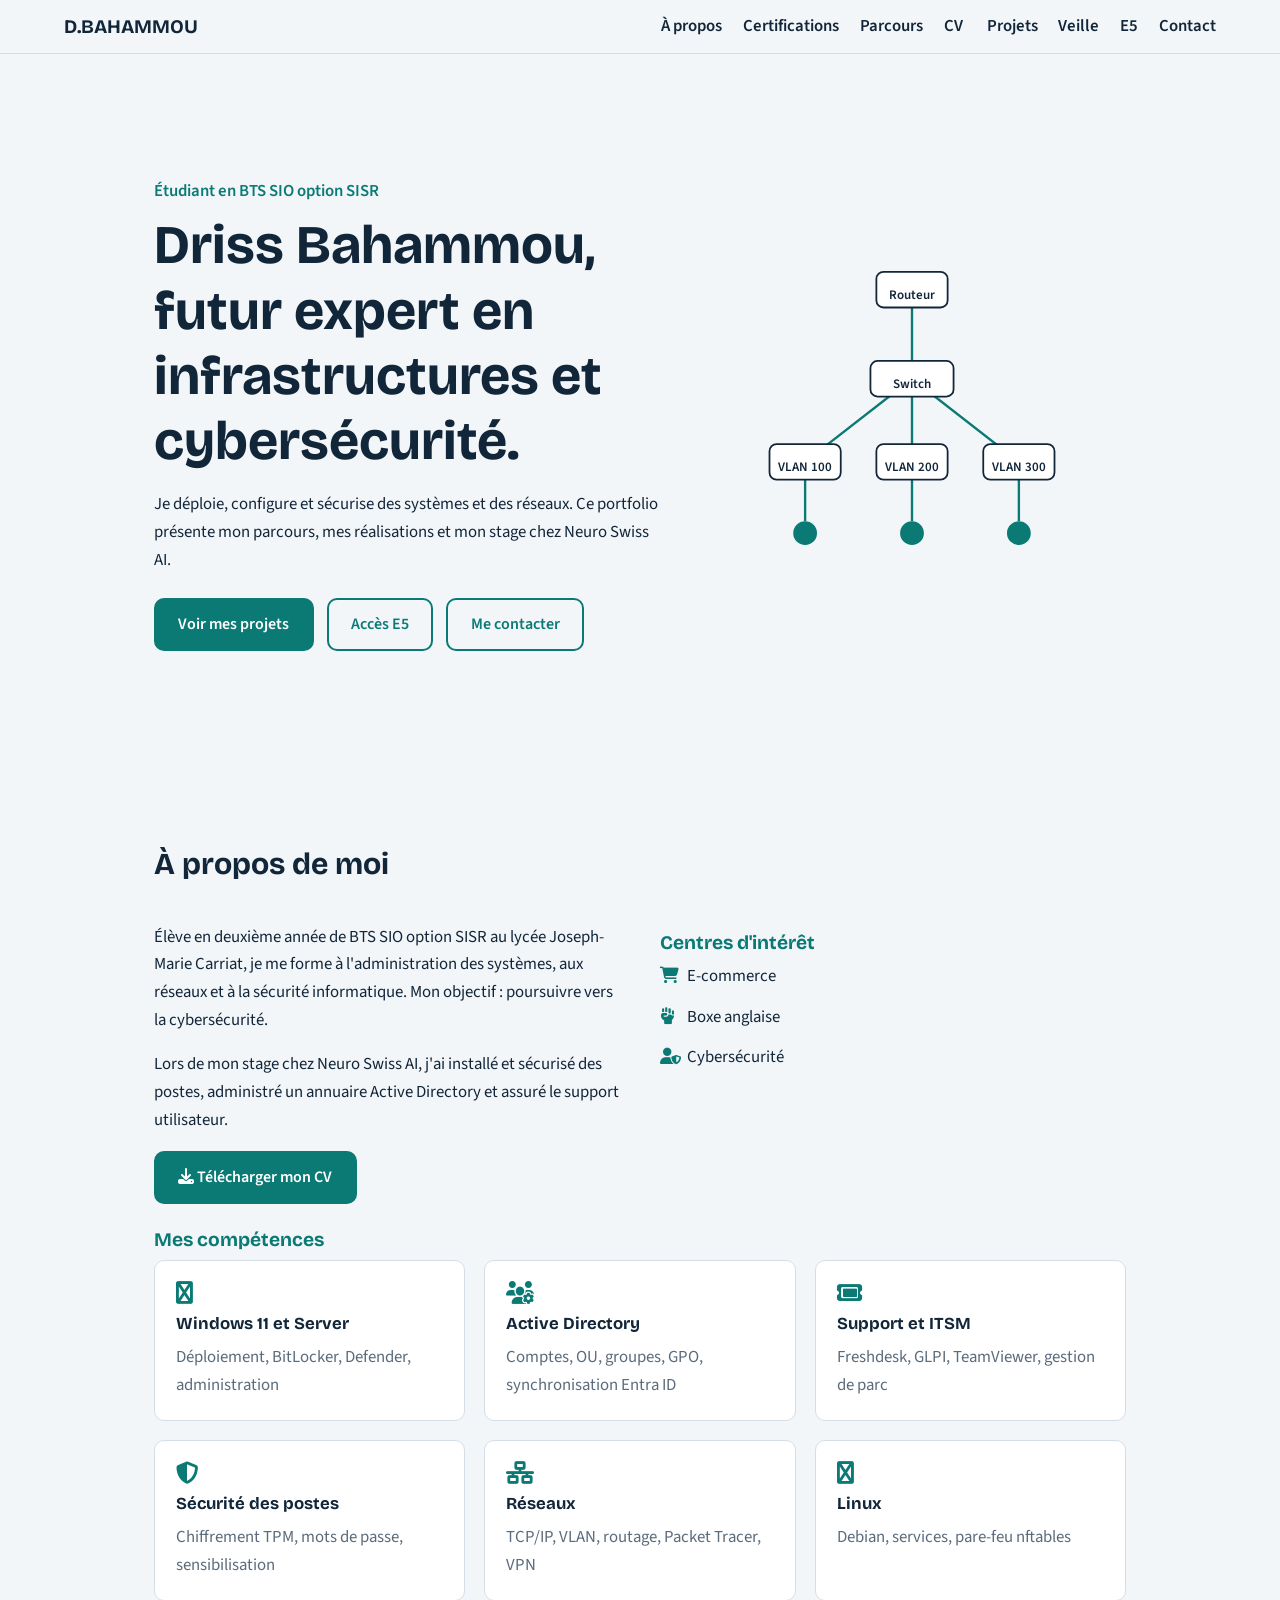
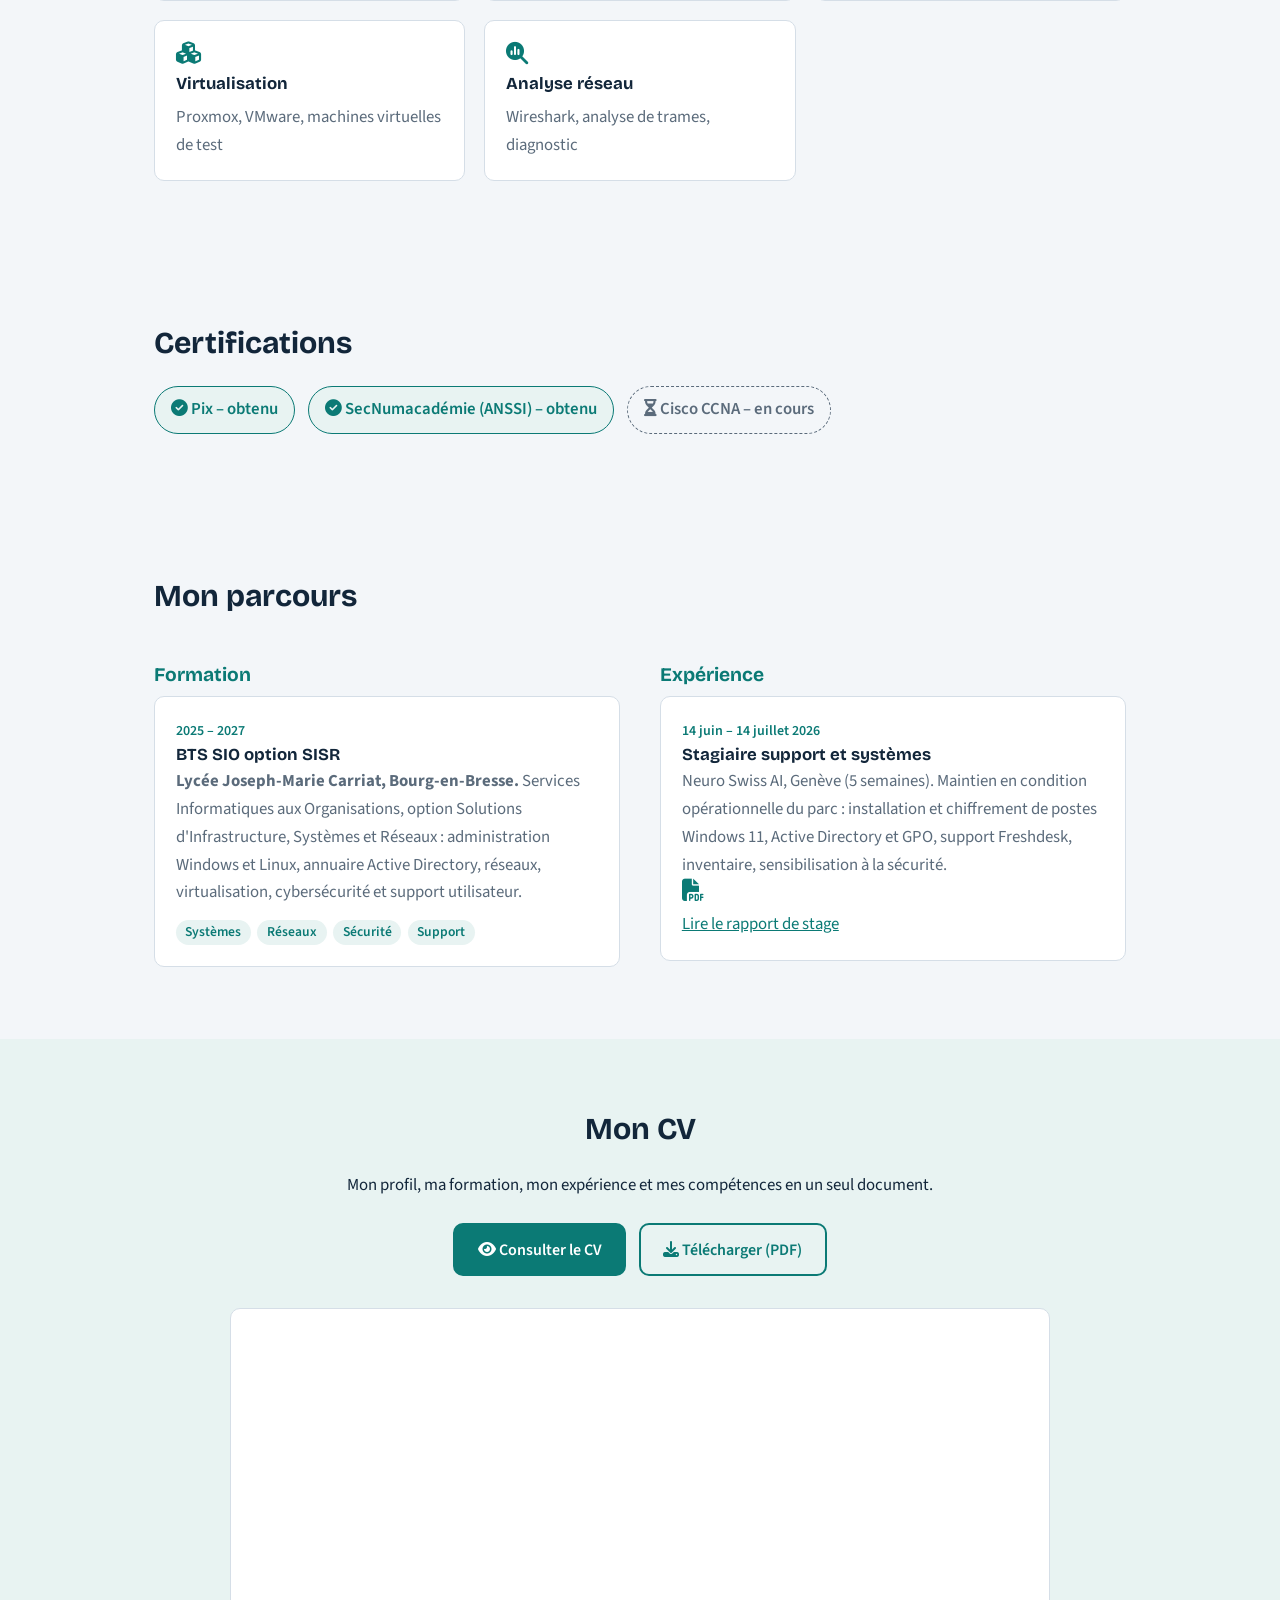
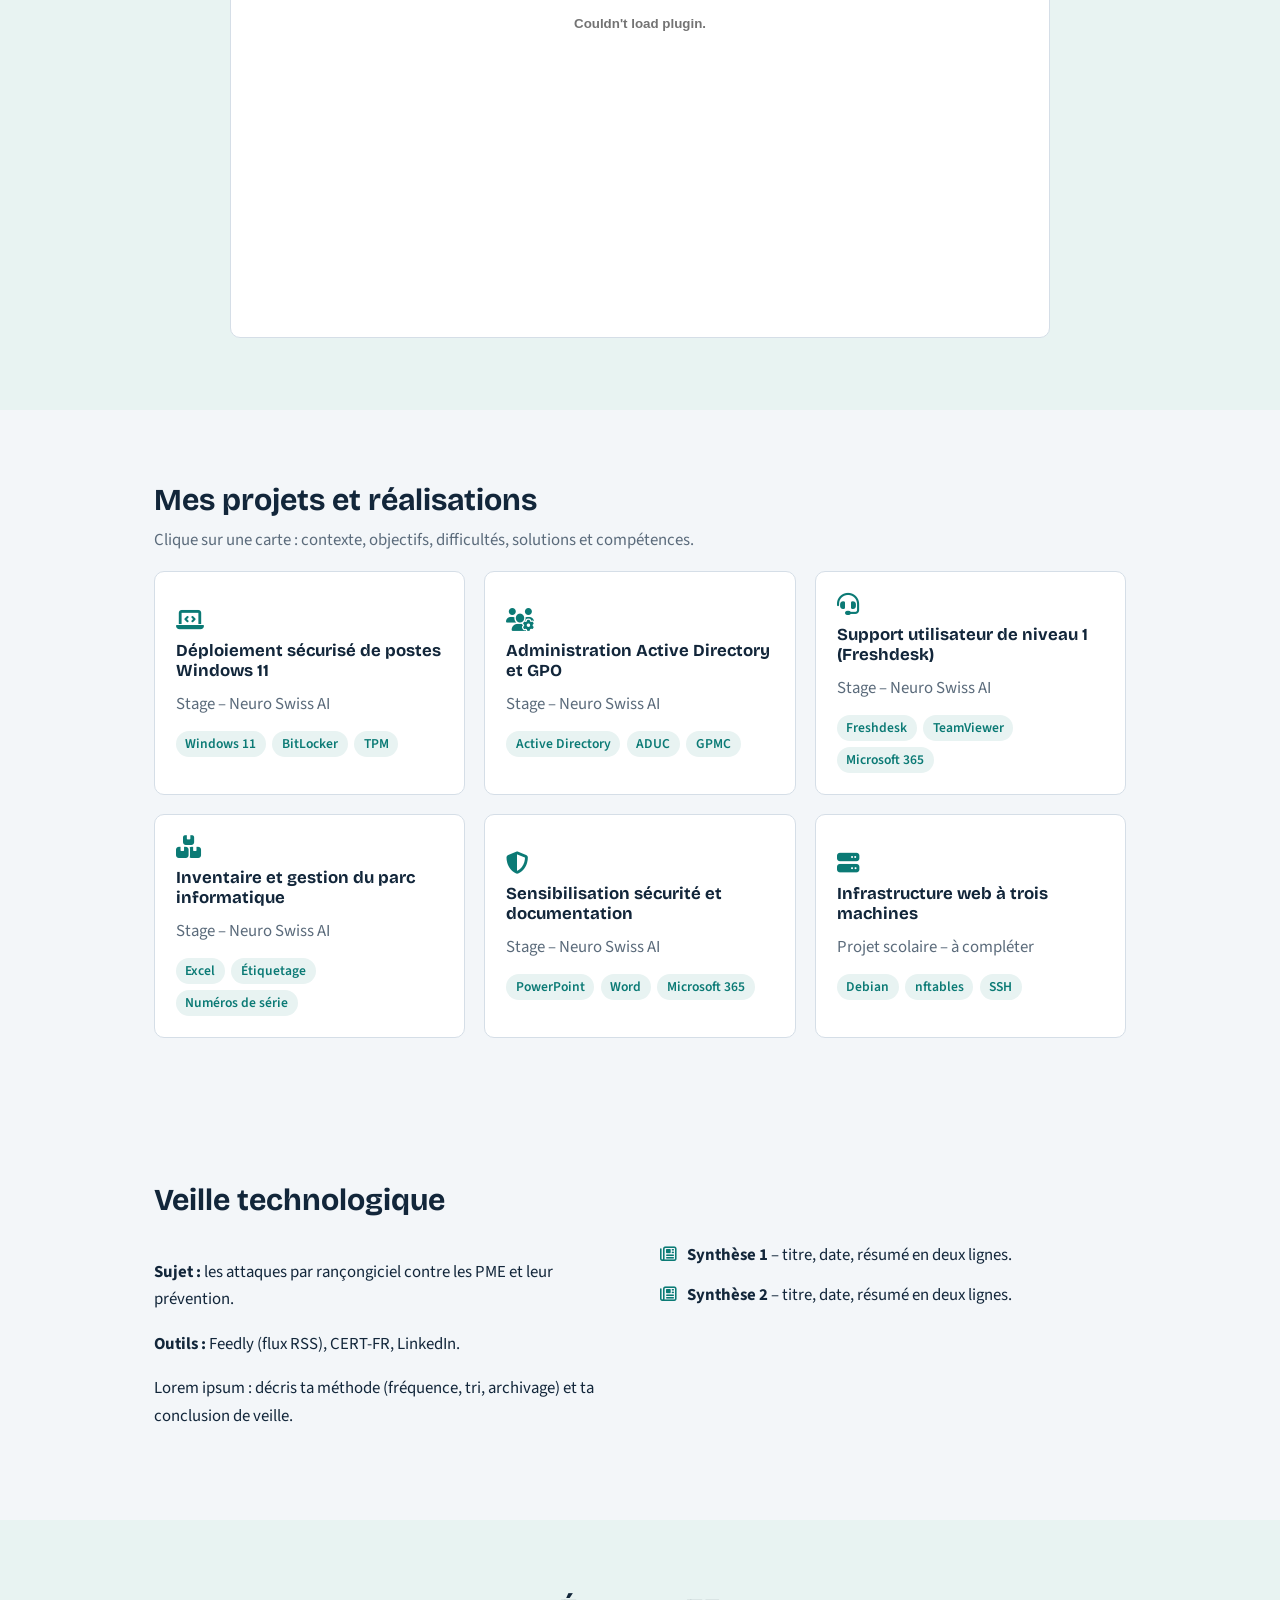
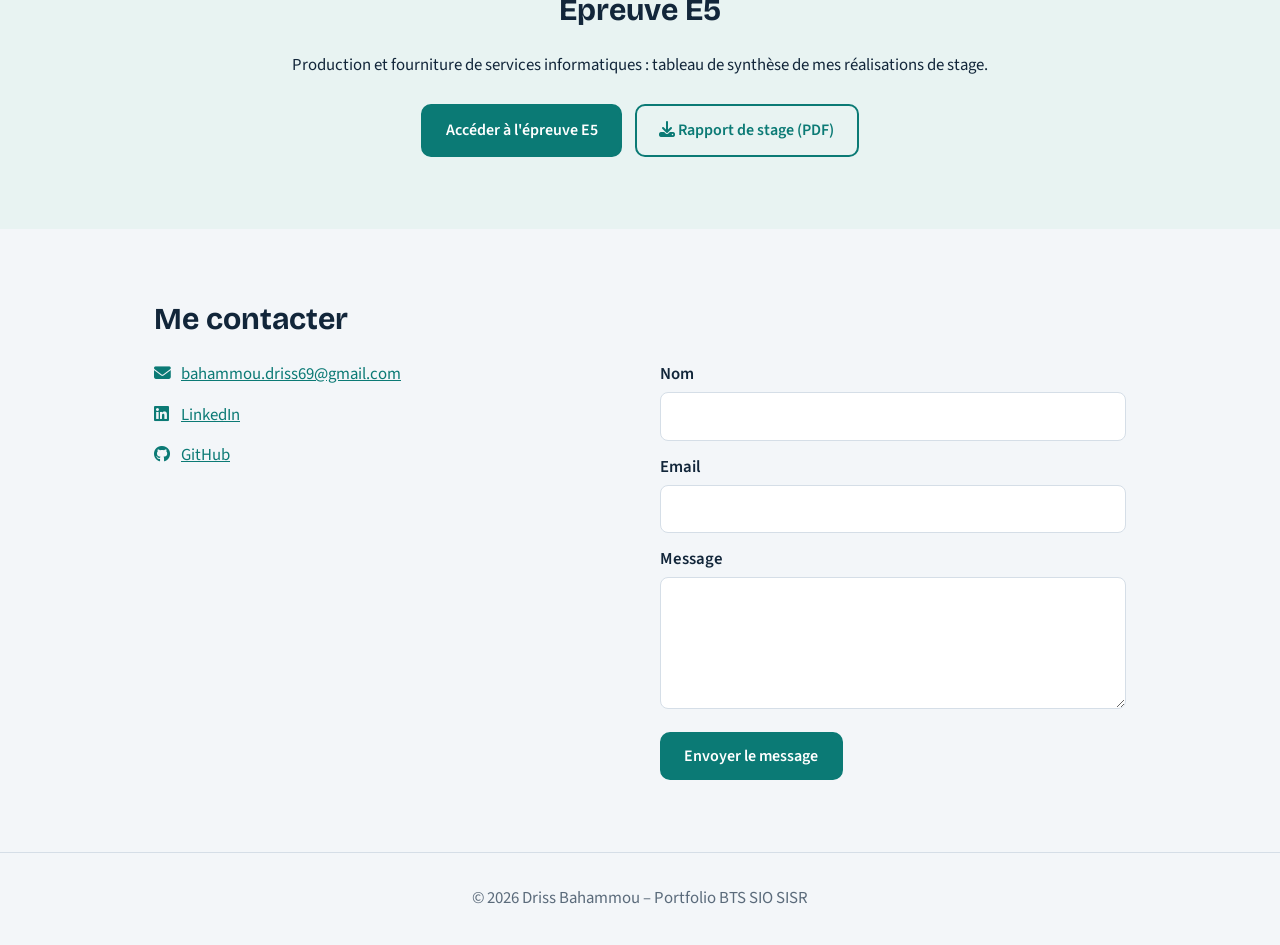
<file: index.html>
<!DOCTYPE html>
<html lang="fr">
<head>
<meta charset="UTF-8">
<meta name="viewport" content="width=device-width, initial-scale=1">
<title>Portfolio BTS SIO SISR – Driss Bahammou</title>
<meta name="description" content="Portfolio de Driss Bahammou, étudiant en BTS SIO option SISR.">
<link rel="preconnect" href="https://fonts.googleapis.com">
<link rel="preconnect" href="https://fonts.gstatic.com" crossorigin>
<link href="https://fonts.googleapis.com/css2?family=Bricolage+Grotesque:wght@500;700&family=Source+Sans+3:wght@400;600&display=swap" rel="stylesheet">
<link rel="stylesheet" href="https://cdnjs.cloudflare.com/ajax/libs/font-awesome/6.5.1/css/all.min.css">
<link rel="stylesheet" href="style.css">
</head>
<body>
<!-- NAVIGATION : les liens #... pointent vers les sections de cette page, e5.html vers la page E5 -->
<header class="nav">
  <a class="logo" href="#accueil">D.BAHAMMOU</a>
  <button class="burger" aria-label="Ouvrir le menu" aria-expanded="false"><i class="fa-solid fa-bars"></i></button>
  <nav id="menu">
    <a href="#apropos">À propos</a><a href="#certifications">Certifications</a><a href="#parcours">Parcours</a><a href="#cv">CV</a>
    <a href="#projets">Projets</a><a href="#veille">Veille</a><a href="e5.html">E5</a><a href="#contact">Contact</a>
  </nav>
</header>

<main>
<section id="accueil" class="hero">
  <div class="hero-text">
    <p class="kicker">Étudiant en BTS SIO option SISR</p>
    <h1>Driss Bahammou, futur expert en infrastructures et cybersécurité.</h1>
    <p>Je déploie, configure et sécurise des systèmes et des réseaux. Ce portfolio présente mon parcours, mes réalisations et mon stage chez Neuro Swiss AI.</p>
    <div class="actions">
      <a class="btn" href="#projets">Voir mes projets</a>
      <a class="btn ghost" href="e5.html">Accès E5</a>
      <a class="btn ghost" href="#contact">Me contacter</a>
    </div>
  </div>
  <svg class="topo" viewBox="0 0 320 260" role="img" aria-label="Schéma d'un réseau : routeur, commutateur et VLAN">
    <g class="links"><path d="M160 40V100M160 100L70 170M160 100L160 170M160 100L250 170M70 170V220M160 170V220M250 170V220"/></g>
    <g class="nodes">
      <rect x="130" y="10" width="60" height="30" rx="6"/><text x="160" y="30">Routeur</text>
      <rect x="125" y="85" width="70" height="30" rx="6"/><text x="160" y="105">Switch</text>
      <rect x="40" y="155" width="60" height="30" rx="6"/><text x="70" y="175">VLAN 100</text>
      <rect x="130" y="155" width="60" height="30" rx="6"/><text x="160" y="175">VLAN 200</text>
      <rect x="220" y="155" width="60" height="30" rx="6"/><text x="250" y="175">VLAN 300</text>
      <circle cx="70" cy="230" r="10"/><circle cx="160" cy="230" r="10"/><circle cx="250" cy="230" r="10"/>
    </g>
  </svg>
</section>

<section id="apropos">
  <h2>À propos de moi</h2>
  <div class="two">
    <div>
      <p>Élève en deuxième année de BTS SIO option SISR au lycée Joseph-Marie Carriat, je me forme à l'administration des systèmes, aux réseaux et à la sécurité informatique. Mon objectif : poursuivre vers la cybersécurité.</p>
      <p>Lors de mon stage chez Neuro Swiss AI, j'ai installé et sécurisé des postes, administré un annuaire Active Directory et assuré le support utilisateur.</p>
      <a class="btn" href="cv.pdf" download><i class="fa-solid fa-download"></i> Télécharger mon CV</a>
    </div>
    <div>
      <h3>Centres d'intérêt</h3>
      <ul class="plain">
        <li><i class="fa-solid fa-cart-shopping"></i> E-commerce</li>
        <li><i class="fa-solid fa-hand-fist"></i> Boxe anglaise</li>
        <li><i class="fa-solid fa-user-shield"></i> Cybersécurité</li>
      </ul>
    </div>
  </div>
  <h3>Mes compétences</h3>
  <div class="grid" id="tech"></div>
</section>

<!-- CERTIFICATIONS : la certification Azure a été supprimée -->
<section id="certifications">
  <h2>Certifications</h2>
  <div class="badges">
    <span class="badge done"><i class="fa-solid fa-circle-check"></i> Pix – obtenu</span>
    <span class="badge done"><i class="fa-solid fa-circle-check"></i> SecNumacadémie (ANSSI) – obtenu</span>
    <span class="badge"><i class="fa-solid fa-hourglass-half"></i> Cisco CCNA – en cours</span>
  </div>
</section>

<section id="parcours">
  <h2>Mon parcours</h2>
  <div class="two">
    <div>
      <h3>Formation</h3>
      <div class="timeline">
        <div class="card"><small>2025 – 2027</small><h4>BTS SIO option SISR</h4><p><strong>Lycée Joseph-Marie Carriat, Bourg-en-Bresse.</strong> Services Informatiques aux Organisations, option Solutions d'Infrastructure, Systèmes et Réseaux : administration Windows et Linux, annuaire Active Directory, réseaux, virtualisation, cybersécurité et support utilisateur.</p>
        <div class="tags"><span>Systèmes</span><span>Réseaux</span><span>Sécurité</span><span>Support</span></div></div>
      </div>
    </div>
    <div>
      <h3>Expérience</h3>
      <div class="timeline">
        <div class="card"><small>14 juin – 14 juillet 2026</small><h4>Stagiaire support et systèmes</h4><p>Neuro Swiss AI, Genève (5 semaines). Maintien en condition opérationnelle du parc : installation et chiffrement de postes Windows 11, Active Directory et GPO, support Freshdesk, inventaire, sensibilisation à la sécurité.</p>
        <p><a href="rapport-de-stage.pdf" target="_blank" rel="noopener"><i class="fa-solid fa-file-pdf"></i> Lire le rapport de stage</a></p></div>
      </div>
    </div>
  </div>
</section>

<section id="cv" class="band">
  <h2>Mon CV</h2>
  <p>Mon profil, ma formation, mon expérience et mes compétences en un seul document.</p>
  <div class="actions" style="justify-content:center">
    <a class="btn" href="cv.pdf" target="_blank" rel="noopener"><i class="fa-solid fa-eye"></i> Consulter le CV</a>
    <a class="btn ghost" href="cv.pdf" download><i class="fa-solid fa-download"></i> Télécharger (PDF)</a>
  </div>
  <object class="pdf" data="cv.pdf" type="application/pdf" aria-label="CV de Driss Bahammou"></object>
</section>

<section id="projets">
  <h2>Mes projets et réalisations</h2>
  <p class="lead">Clique sur une carte : contexte, objectifs, difficultés, solutions et compétences.</p>
  <div class="grid" id="projects"></div>
</section>

<section id="veille">
  <h2>Veille technologique</h2>
  <div class="two">
    <div>
      <p><strong>Sujet :</strong> les attaques par rançongiciel contre les PME et leur prévention.</p>
      <p><strong>Outils :</strong> Feedly (flux RSS), CERT-FR, LinkedIn.</p>
      <p>Lorem ipsum : décris ta méthode (fréquence, tri, archivage) et ta conclusion de veille.</p>
    </div>
    <ul class="plain">
      <li><i class="fa-regular fa-newspaper"></i> <strong>Synthèse 1</strong> – titre, date, résumé en deux lignes.</li>
      <li><i class="fa-regular fa-newspaper"></i> <strong>Synthèse 2</strong> – titre, date, résumé en deux lignes.</li>
    </ul>
  </div>
</section>

<section id="e5" class="band">
  <h2>Épreuve E5</h2>
  <p>Production et fourniture de services informatiques : tableau de synthèse de mes réalisations de stage.</p>
  <div class="actions" style="justify-content:center"><a class="btn" href="e5.html">Accéder à l'épreuve E5</a><a class="btn ghost" href="rapport-de-stage.pdf" download><i class="fa-solid fa-download"></i> Rapport de stage (PDF)</a></div>
</section>

<section id="contact">
  <h2>Me contacter</h2>
  <div class="two">
    <ul class="plain">
      <li><i class="fa-solid fa-envelope"></i> <a href="mailto:bahammou.driss69@gmail.com">bahammou.driss69@gmail.com</a></li>
      <li><i class="fa-brands fa-linkedin"></i> <a href="https://linkedin.com/in/ton-profil" target="_blank" rel="noopener">LinkedIn</a></li>
      <li><i class="fa-brands fa-github"></i> <a href="https://github.com/ton-pseudo" target="_blank" rel="noopener">GitHub</a></li>
    </ul>
    <!-- Remplace YOUR_ID par ton identifiant Formspree (formspree.io) -->
    <form action="https://formspree.io/f/YOUR_ID" method="POST">
      <label>Nom<input name="name" required></label>
      <label>Email<input type="email" name="email" required></label>
      <label>Message<textarea name="message" rows="4" required></textarea></label>
      <button class="btn" type="submit">Envoyer le message</button>
    </form>
  </div>
</section>
</main>

<footer>© 2026 Driss Bahammou – Portfolio BTS SIO SISR</footer>
<dialog id="modal"><button class="close" aria-label="Fermer"><i class="fa-solid fa-xmark"></i></button><div id="modal-body"></div></dialog>
<script src="script.js"></script>
</body>
</html>
</file>
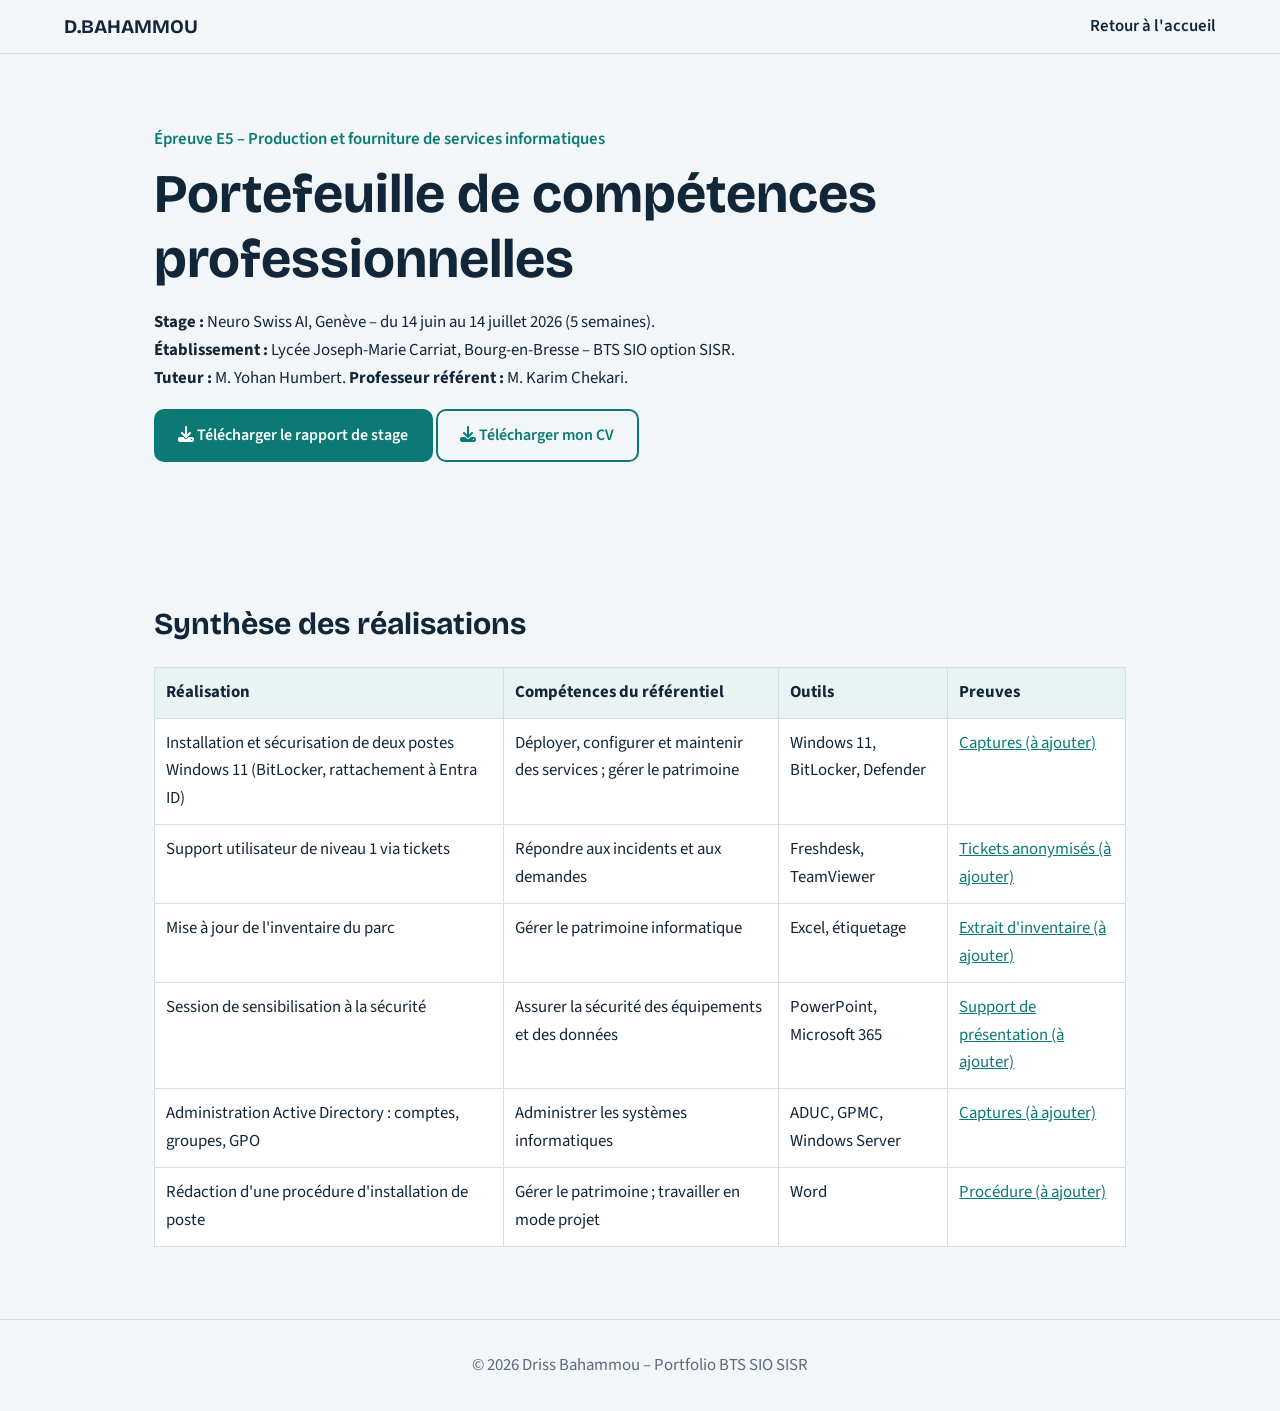
<file: e5.html>
<!DOCTYPE html>
<html lang="fr">
<head>
<meta charset="UTF-8">
<meta name="viewport" content="width=device-width, initial-scale=1">
<title>Épreuve E5 – Driss Bahammou</title>
<link rel="preconnect" href="https://fonts.googleapis.com">
<link rel="preconnect" href="https://fonts.gstatic.com" crossorigin>
<link href="https://fonts.googleapis.com/css2?family=Bricolage+Grotesque:wght@500;700&family=Source+Sans+3:wght@400;600&display=swap" rel="stylesheet">
<link rel="stylesheet" href="https://cdnjs.cloudflare.com/ajax/libs/font-awesome/6.5.1/css/all.min.css">
<link rel="stylesheet" href="style.css">
</head>
<body>
<header class="nav">
  <a class="logo" href="index.html">D.BAHAMMOU</a>
  <nav><a href="index.html">Retour à l'accueil</a></nav>
</header>
<main>
<section>
  <p class="kicker">Épreuve E5 – Production et fourniture de services informatiques</p>
  <h1>Portefeuille de compétences professionnelles</h1>
  <p><strong>Stage :</strong> Neuro Swiss AI, Genève – du 14 juin au 14 juillet 2026 (5 semaines).<br>
  <strong>Établissement :</strong> Lycée Joseph-Marie Carriat, Bourg-en-Bresse – BTS SIO option SISR.<br>
  <strong>Tuteur :</strong> M. Yohan Humbert. <strong>Professeur référent :</strong> M. Karim Chekari.</p>
  <a class="btn" href="rapport-de-stage.pdf" download><i class="fa-solid fa-download"></i> Télécharger le rapport de stage</a>
  <a class="btn ghost" href="cv.pdf" download><i class="fa-solid fa-download"></i> Télécharger mon CV</a>
</section>
<section>
  <h2>Synthèse des réalisations</h2>
  <!-- Ajoute les captures et la documentation dans /assets puis remplace les liens "à ajouter" -->
  <div class="table-wrap">
  <table>
    <thead><tr><th>Réalisation</th><th>Compétences du référentiel</th><th>Outils</th><th>Preuves</th></tr></thead>
    <tbody>
      <tr><td>Installation et sécurisation de deux postes Windows 11 (BitLocker, rattachement à Entra ID)</td><td>Déployer, configurer et maintenir des services ; gérer le patrimoine</td><td>Windows 11, BitLocker, Defender</td><td><a href="#">Captures (à ajouter)</a></td></tr>
      <tr><td>Support utilisateur de niveau 1 via tickets</td><td>Répondre aux incidents et aux demandes</td><td>Freshdesk, TeamViewer</td><td><a href="#">Tickets anonymisés (à ajouter)</a></td></tr>
      <tr><td>Mise à jour de l'inventaire du parc</td><td>Gérer le patrimoine informatique</td><td>Excel, étiquetage</td><td><a href="#">Extrait d'inventaire (à ajouter)</a></td></tr>
      <tr><td>Session de sensibilisation à la sécurité</td><td>Assurer la sécurité des équipements et des données</td><td>PowerPoint, Microsoft 365</td><td><a href="#">Support de présentation (à ajouter)</a></td></tr>
      <tr><td>Administration Active Directory : comptes, groupes, GPO</td><td>Administrer les systèmes informatiques</td><td>ADUC, GPMC, Windows Server</td><td><a href="#">Captures (à ajouter)</a></td></tr>
      <tr><td>Rédaction d'une procédure d'installation de poste</td><td>Gérer le patrimoine ; travailler en mode projet</td><td>Word</td><td><a href="#">Procédure (à ajouter)</a></td></tr>
    </tbody>
  </table>
  </div>
</section>
</main>
<footer>© 2026 Driss Bahammou – Portfolio BTS SIO SISR</footer>
</body>
</html>
</file>
<file: style.css>
/* ===== VARIABLES : change les couleurs et polices ici ===== */
:root {
  --bg: #f3f6f9;        /* fond de page */
  --surface: #ffffff;   /* cartes */
  --ink: #12263a;       /* texte principal */
  --muted: #5b6b7b;     /* texte secondaire */
  --accent: #0b7a75;    /* couleur d'accent (teal) */
  --accent-2: #e8f3f2;  /* accent très clair */
  --line: #d5dee7;      /* bordures */
  --radius: 10px;
  --font-title: "Bricolage Grotesque", sans-serif;
  --font-body: "Source Sans 3", system-ui, sans-serif;
}

*, *::before, *::after { box-sizing: border-box; }
html { scroll-behavior: smooth; scroll-padding-top: 70px; }
body { margin: 0; background: var(--bg); color: var(--ink); font: 1.05rem/1.65 var(--font-body); }
h1, h2, h3, h4 { font-family: var(--font-title); line-height: 1.2; margin: 0 0 .6rem; }
h1 { font-size: clamp(2rem, 5vw, 3.4rem); }
h2 { font-size: 1.9rem; margin-bottom: 1.5rem; }
h3 { font-size: 1.2rem; margin-top: 1.5rem; color: var(--accent); }
a { color: var(--accent); }
:focus-visible { outline: 3px solid var(--accent); outline-offset: 2px; }

/* ===== Navigation ===== */
.nav { position: sticky; top: 0; z-index: 10; display: flex; justify-content: space-between; align-items: center;
  padding: .8rem 5vw; background: rgba(243,246,249,.92); backdrop-filter: blur(8px); border-bottom: 1px solid var(--line); }
.logo { font: 700 1.2rem var(--font-title); text-decoration: none; color: var(--ink); }
.nav nav a { margin-left: 1.3rem; text-decoration: none; color: var(--ink); font-weight: 600; }
.nav nav a:hover { color: var(--accent); }
.burger { display: none; background: none; border: 0; font-size: 1.4rem; color: var(--ink); cursor: pointer; }

/* ===== Sections ===== */
section { padding: 4.5rem 5vw; max-width: 1100px; margin: auto; }
.band { max-width: none; background: var(--accent-2); text-align: center; }
.lead { color: var(--muted); margin-top: -1rem; }
.two { display: grid; grid-template-columns: 1fr 1fr; gap: 2.5rem; align-items: start; }
.plain { list-style: none; padding: 0; margin: 0; }
.plain li { margin-bottom: .8rem; }
.plain i { color: var(--accent); width: 1.5rem; }

/* ===== Hero ===== */
.hero { display: grid; grid-template-columns: 1.2fr 1fr; gap: 2rem; align-items: center; min-height: 80vh; }
.kicker { color: var(--accent); font-weight: 600; margin: 0 0 .5rem; }
.actions { display: flex; gap: .8rem; flex-wrap: wrap; margin-top: 1.5rem; }
.btn { display: inline-block; padding: .7rem 1.4rem; border-radius: var(--radius); background: var(--accent); color: #fff;
  text-decoration: none; font-weight: 600; border: 2px solid var(--accent); cursor: pointer; font-size: 1rem; font-family: inherit; }
.btn:hover { background: #095f5b; }
.btn.ghost { background: transparent; color: var(--accent); }
.btn.ghost:hover { background: var(--accent-2); }

/* Schéma réseau : le tracé se dessine une seule fois au chargement */
.topo { width: 100%; max-width: 380px; justify-self: center; }
.links path { fill: none; stroke: var(--accent); stroke-width: 2; stroke-dasharray: 600; stroke-dashoffset: 600; animation: draw 2s ease forwards; }
.nodes rect { fill: var(--surface); stroke: var(--ink); stroke-width: 1.5; }
.nodes circle { fill: var(--accent); }
.nodes text { font: 600 11px var(--font-body); fill: var(--ink); text-anchor: middle; dominant-baseline: middle; }
@keyframes draw { to { stroke-dashoffset: 0; } }

/* ===== Cartes ===== */
.grid { display: grid; grid-template-columns: repeat(auto-fit, minmax(240px, 1fr)); gap: 1.2rem; }
.card { background: var(--surface); border: 1px solid var(--line); border-radius: var(--radius); padding: 1.3rem; text-align: left; font: inherit; color: inherit; }
.card i { color: var(--accent); font-size: 1.4rem; margin-bottom: .6rem; display: block; }
.card p { color: var(--muted); margin: 0; }
button.card { cursor: pointer; width: 100%; }
button.card:hover { border-color: var(--accent); }
.tags { display: flex; flex-wrap: wrap; gap: .4rem; margin-top: .8rem; }
.tags span { background: var(--accent-2); color: var(--accent); padding: .1rem .6rem; border-radius: 99px; font-size: .85rem; font-weight: 600; }

/* ===== Badges ===== */
.badges { display: flex; flex-wrap: wrap; gap: .8rem; }
.badge { padding: .6rem 1rem; border: 1px dashed var(--muted); border-radius: 99px; color: var(--muted); font-weight: 600; }
.badge.done { border: 1px solid var(--accent); background: var(--accent-2); color: var(--accent); }

/* ===== Formulaire ===== */
form label { display: block; font-weight: 600; margin-bottom: .8rem; }
input, textarea { width: 100%; padding: .6rem; border: 1px solid var(--line); border-radius: 8px; font: inherit; margin-top: .2rem; background: var(--surface); }

/* ===== Modale ===== */
dialog { width: min(680px, 92vw); border: 0; border-radius: var(--radius); padding: 2rem; color: var(--ink); max-height: 88vh; overflow: auto; }
dialog::backdrop { background: rgba(18,38,58,.55); }
dialog[open] { animation: pop .2s ease; }
@keyframes pop { from { transform: translateY(12px); opacity: 0; } }
.close { position: absolute; top: .8rem; right: .8rem; background: none; border: 0; font-size: 1.3rem; cursor: pointer; }
.ph { color: var(--muted); font-size: .95rem; }

footer { text-align: center; padding: 2rem; color: var(--muted); border-top: 1px solid var(--line); }

/* ===== Responsive ===== */
@media (max-width: 760px) {
  .burger { display: block; }
  .nav nav { display: none; position: absolute; top: 100%; left: 0; right: 0; background: var(--bg); padding: 1rem 5vw; flex-direction: column; border-bottom: 1px solid var(--line); }
  .nav nav.open { display: flex; }
  .nav nav a { margin: .5rem 0; }
  .hero, .two { grid-template-columns: 1fr; }
  .hero { min-height: auto; }
}
@media (prefers-reduced-motion: reduce) {
  * { animation: none !important; scroll-behavior: auto !important; }
  .links path { stroke-dashoffset: 0; }
}

/* ===== AJOUTS v2 : parcours et tableau E5 ===== */
.timeline { display: grid; gap: 1rem; }
.timeline .card h4 { margin-bottom: .2rem; }
.timeline small { color: var(--accent); font-weight: 600; }
.table-wrap { overflow-x: auto; }
table { width: 100%; border-collapse: collapse; background: var(--surface); }
th, td { padding: .7rem; border: 1px solid var(--line); text-align: left; vertical-align: top; }
th { background: var(--accent-2); }
.top { padding: 2rem 5vw 0; max-width: 1100px; margin: auto; }

/* ===== AJOUTS v3 : CV intégré, modale détaillée ===== */
.pdf { display: block; width: 100%; max-width: 820px; height: 70vh; margin: 2rem auto 0; border: 1px solid var(--line); border-radius: var(--radius); background: var(--surface); }
dialog h4 { margin-top: 1.1rem; color: var(--accent); font-size: 1rem; }
dialog ol, dialog ul { padding-left: 1.2rem; margin: .3rem 0; }
.cmds { list-style: none; padding: 0; }
.cmds li { margin-bottom: .4rem; }
code { background: var(--accent-2); color: var(--ink); padding: .1rem .45rem; border-radius: 6px; font-size: .9em; }
</file>
